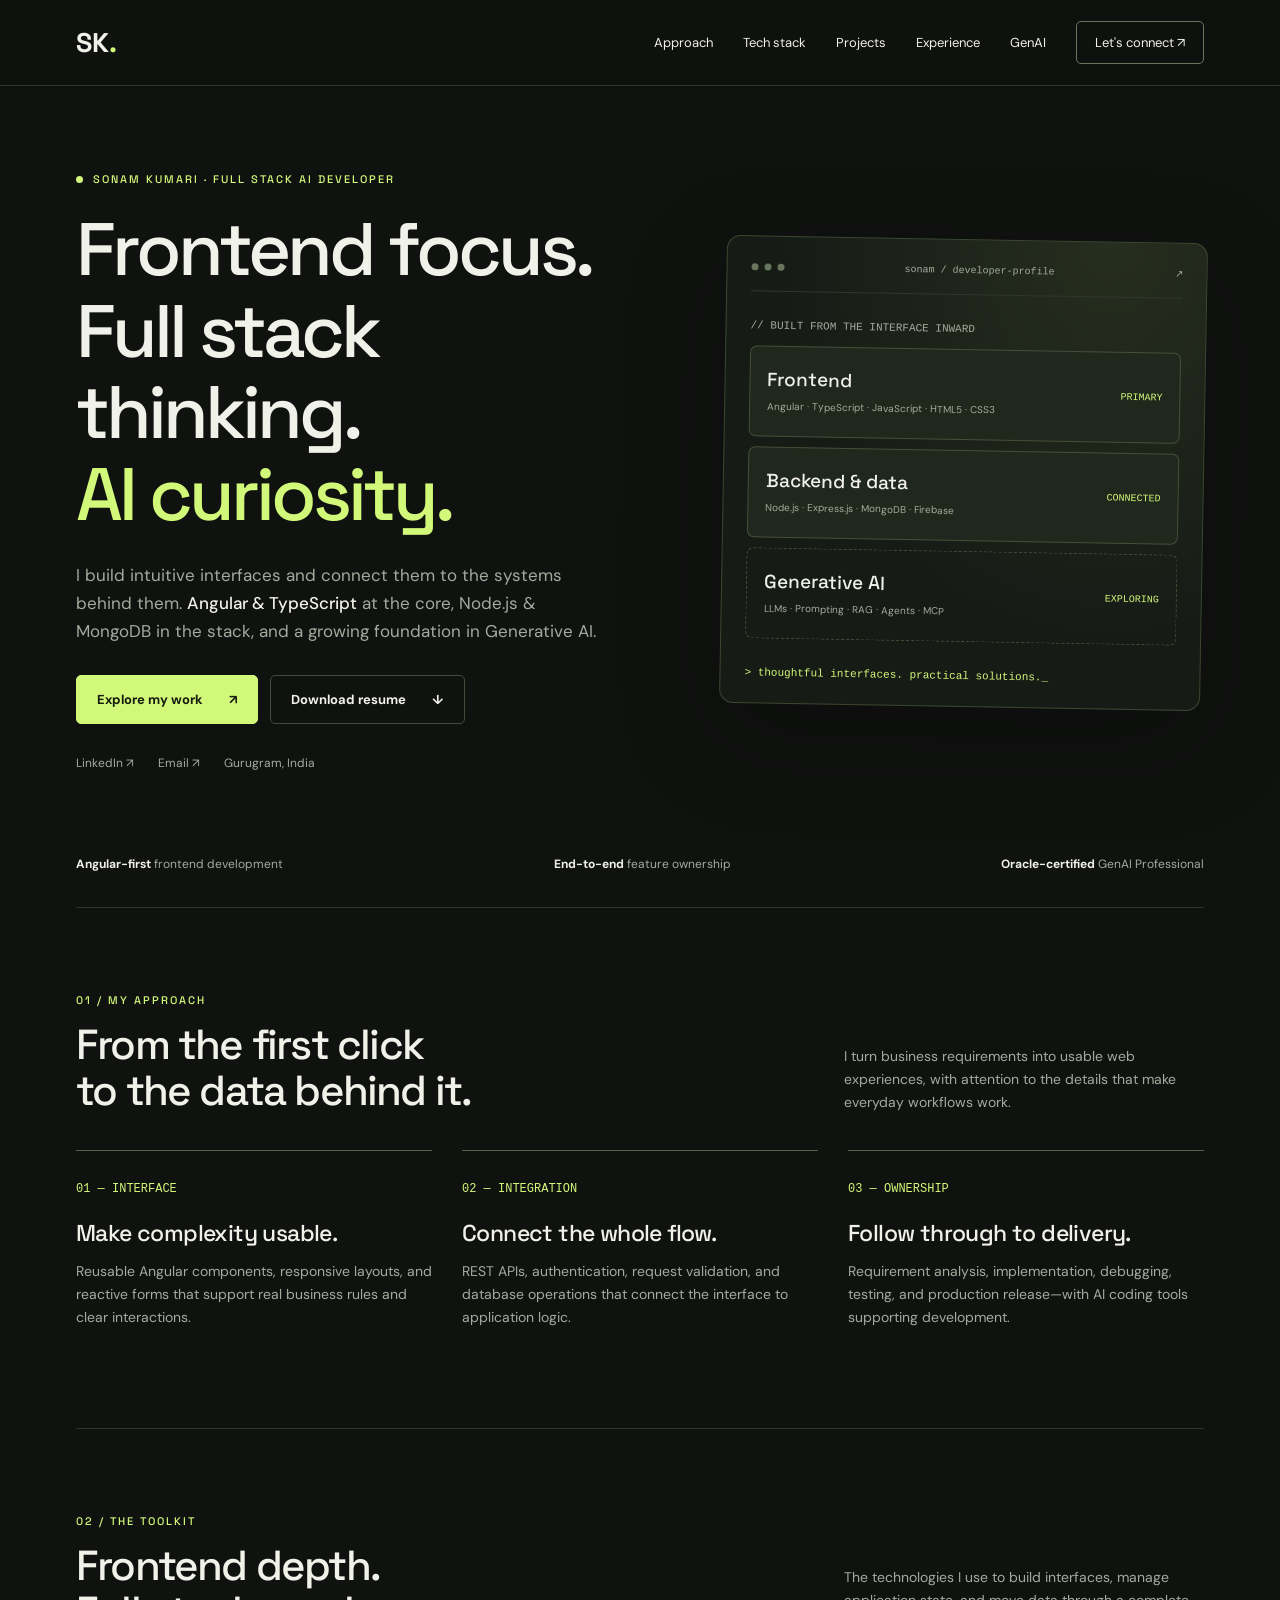
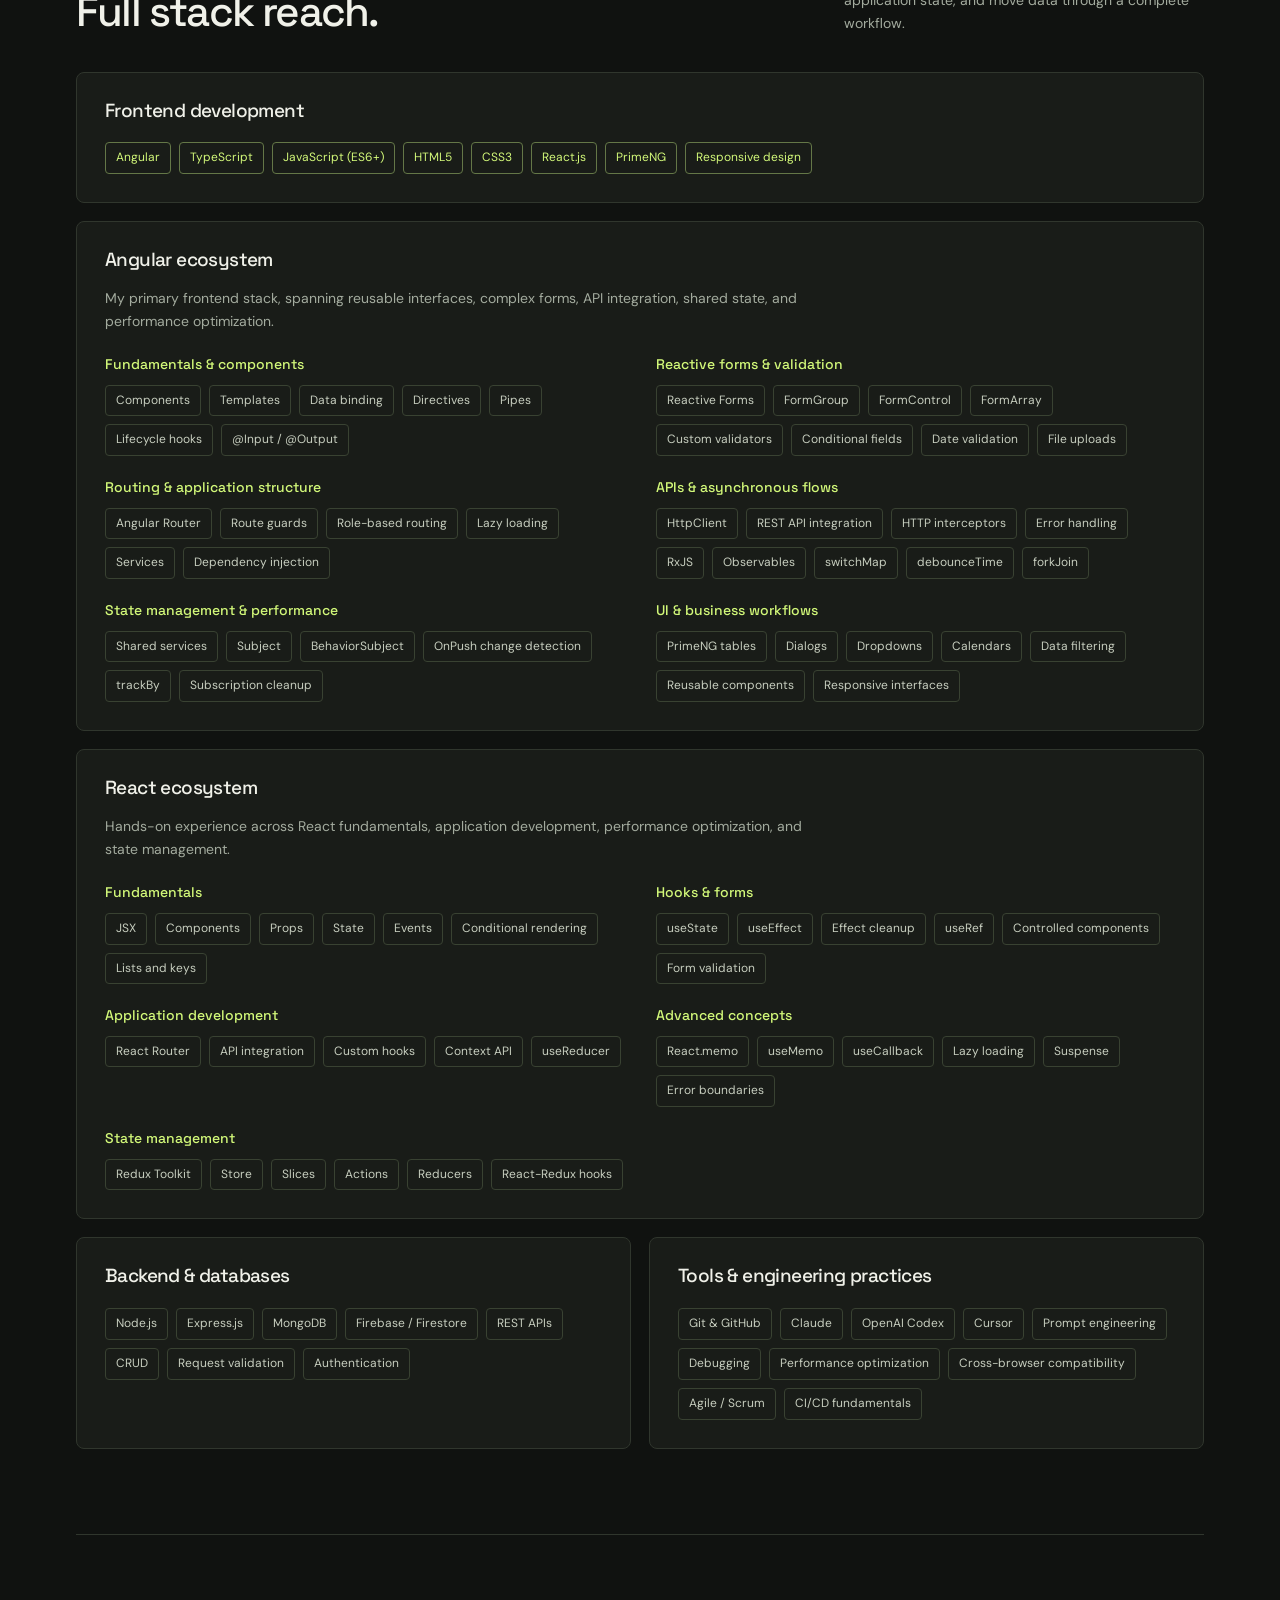
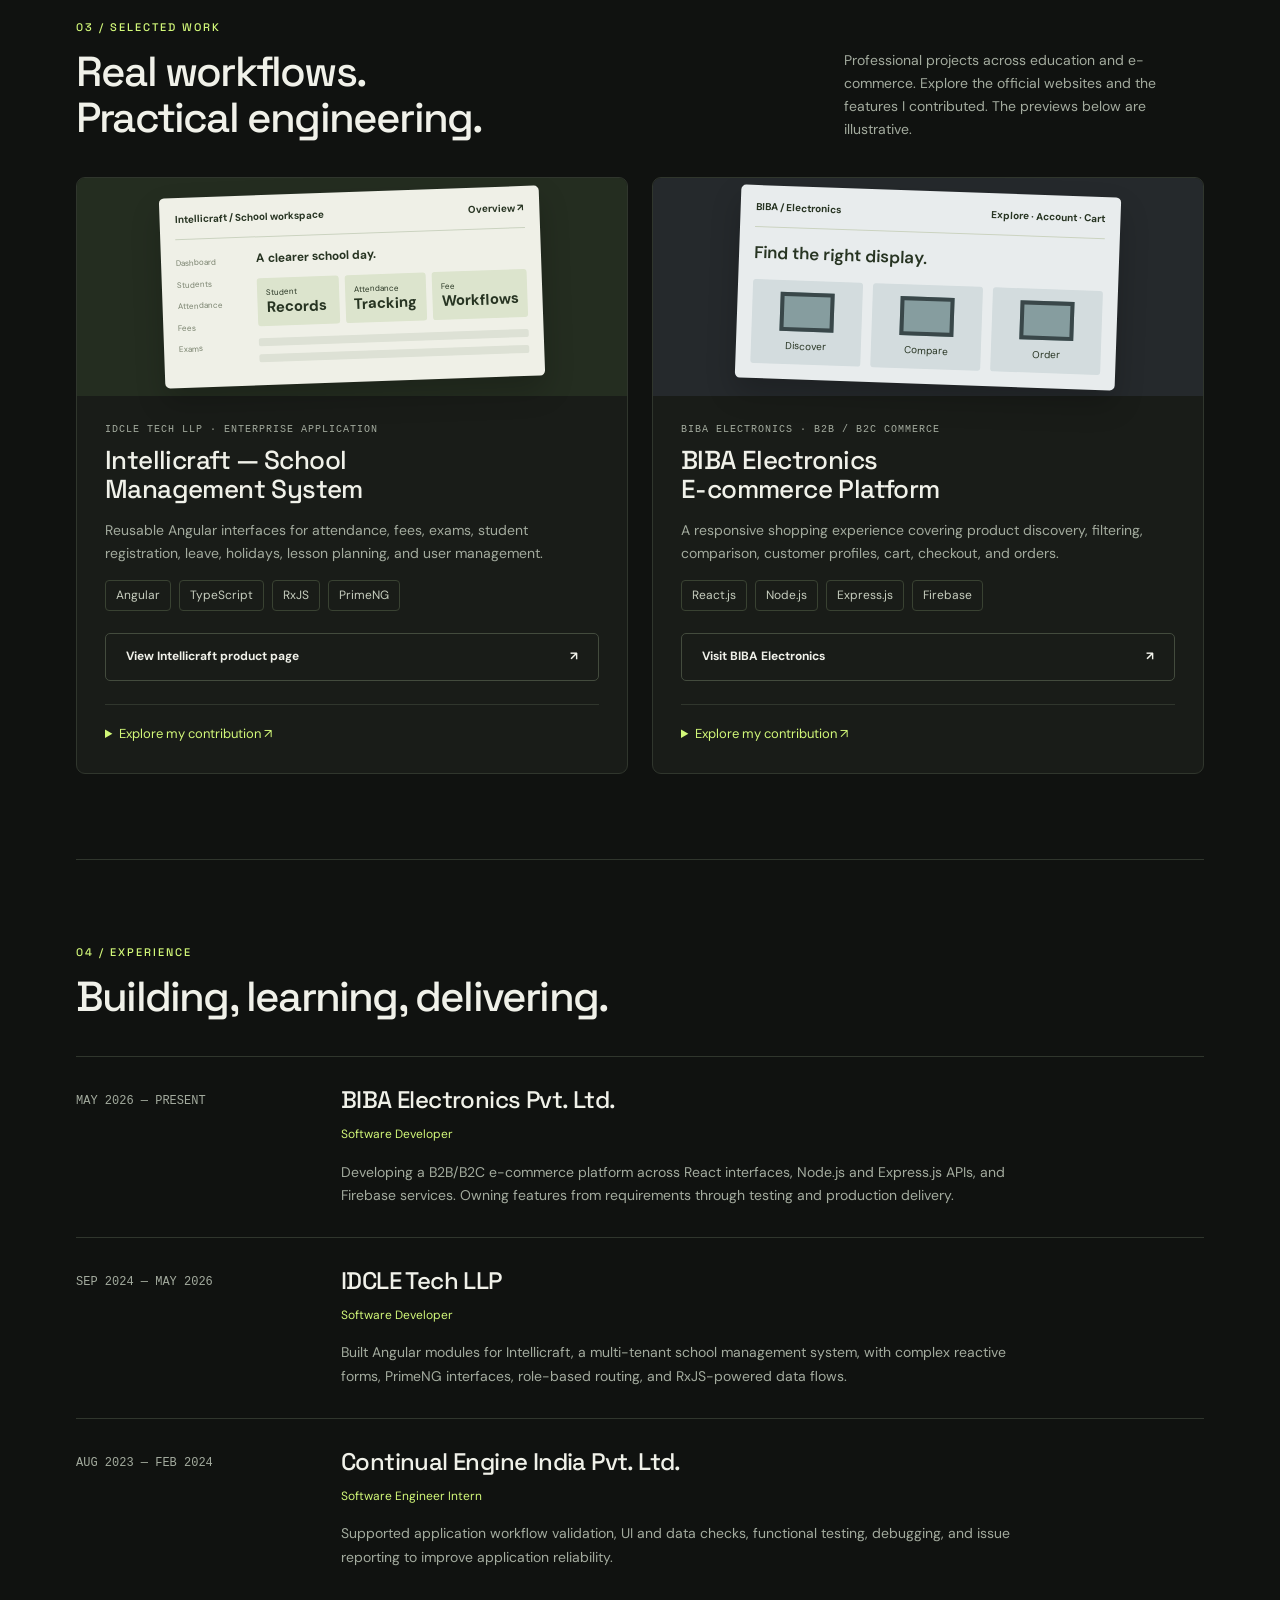
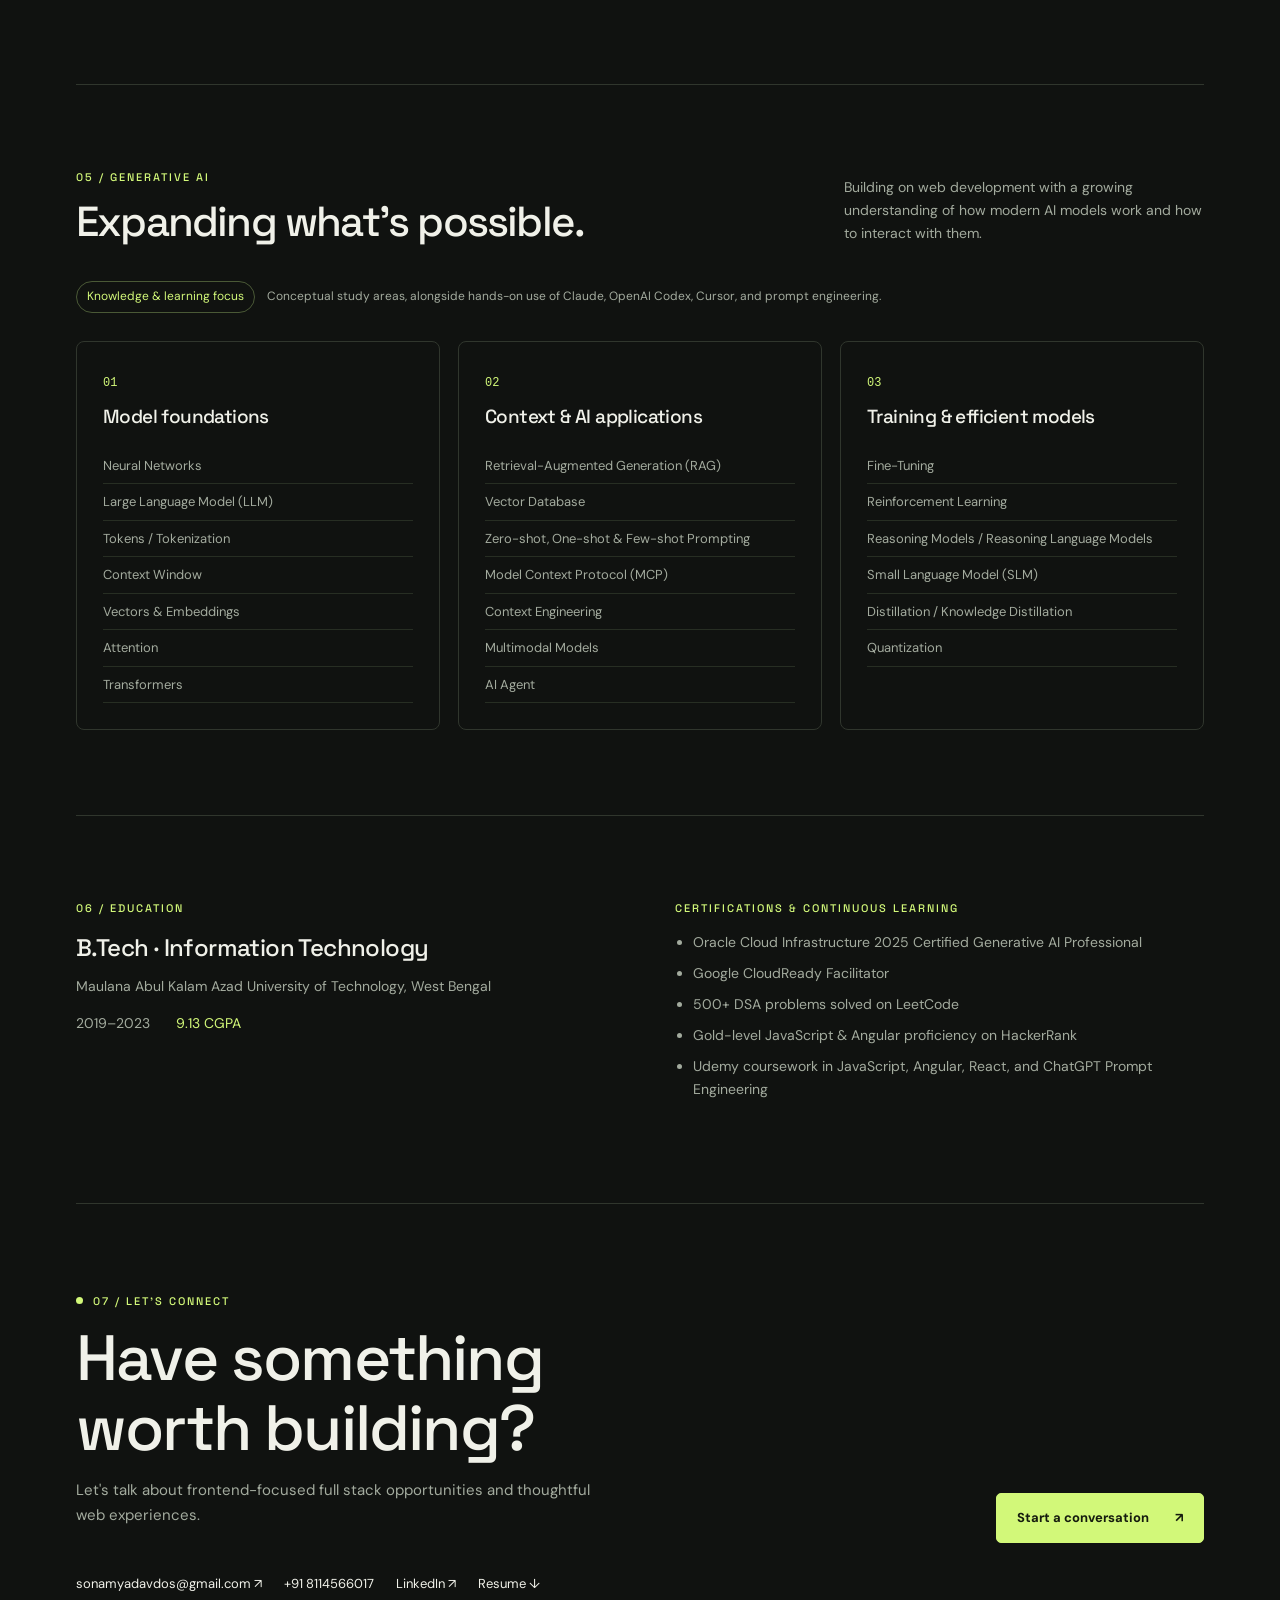
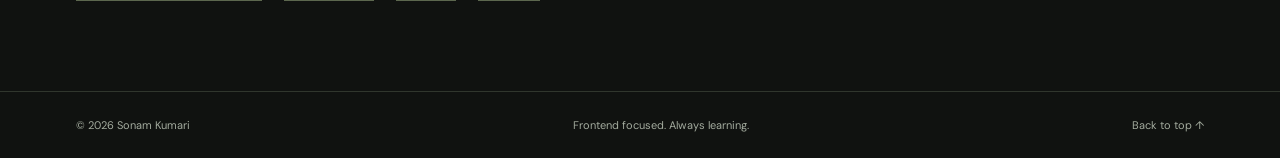
<file: index.html>
<!doctype html>
<html lang="en">
<head>
<meta charset="utf-8">
<meta name="viewport" content="width=device-width,initial-scale=1">
<meta name="description" content="Sonam Kumari — frontend-focused Full Stack AI Developer. Angular, TypeScript, Node.js, MongoDB and Generative AI.">
<title>Sonam Kumari — Full Stack AI Developer</title>
<link rel="stylesheet" href="styles.css">
</head>
<body>
<a href="#main" class="skip">Skip to content</a>
<header>
<div class="wrap">
<nav aria-label="Main navigation">
<a class="logo" href="#">SK<span>.</span>
</a>
<button class="menu" aria-expanded="false" aria-controls="navlinks">Menu</button>
<div class="links" id="navlinks">
<a href="#about">Approach</a>
<a href="#skills">Tech stack</a>
<a href="#projects">Projects</a>
<a href="#experience">Experience</a>
<a href="#ai">GenAI</a>
<a class="nav-contact" href="#contact">Let's connect ↗</a>
</div>
</nav>
</div>
</header>
<main id="main" class="wrap">
<div class="hero">
<div>
<div class="eyebrow">
<span class="dot">
</span> SONAM KUMARI · FULL STACK AI DEVELOPER</div>
<h1>Frontend focus.<br>Full stack thinking.<br>
<em>AI curiosity.</em>
</h1>
<p class="intro">I build intuitive interfaces and connect them to the systems behind them. <strong>Angular & TypeScript</strong> at the core, Node.js & MongoDB in the stack, and a growing foundation in Generative AI.</p>
<div class="actions">
<a class="btn" href="#projects">Explore my work <span>↗</span>
</a>
<a class="btn secondary" href="Sonam-Kumari-Resume.pdf" download>Download resume <span>↓</span>
</a>
</div>
<div class="socials">
<a href="https://www.linkedin.com/in/sonam-kumari-070800249" target="_blank" rel="noopener noreferrer">LinkedIn ↗</a>
<a href="mailto:sonamyadavdos@gmail.com">Email ↗</a>
<span>Gurugram, India</span>
</div>
</div>
<div class="visual" aria-label="Development focus: frontend, backend and generative AI">
<div class="window">
<span class="dots">
<i>
</i>
<i>
</i>
<i>
</i>
</span>
<span>sonam / developer-profile</span>
<span>↗</span>
</div>
<div class="stack-title">// BUILT FROM THE INTERFACE INWARD</div>
<div class="stack-row">
<div>
<b>Frontend</b>
<small>Angular · TypeScript · JavaScript · HTML5 · CSS3</small>
</div>
<span>PRIMARY</span>
</div>
<div class="stack-row">
<div>
<b>Backend & data</b>
<small>Node.js · Express.js · MongoDB · Firebase</small>
</div>
<span>CONNECTED</span>
</div>
<div class="stack-row ai">
<div>
<b>Generative AI</b>
<small>LLMs · Prompting · RAG · Agents · MCP</small>
</div>
<span>EXPLORING</span>
</div>
<div class="codefoot">&gt; thoughtful interfaces. practical solutions._</div>
</div>
</div>
<div class="identity">
<span>
<strong>Angular-first</strong> frontend development</span>
<span>
<strong>End-to-end</strong> feature ownership</span>
<span>
<strong>Oracle-certified</strong> GenAI Professional</span>
</div>
<section id="about">
<div class="heading">
<div>
<div class="eyebrow">01 / MY APPROACH</div>
<h2>From the first click<br>to the data behind it.</h2>
</div>
<p>I turn business requirements into usable web experiences, with attention to the details that make everyday workflows work.</p>
</div>
<div class="approach">
<article>
<span class="num">01 — INTERFACE</span>
<h3>Make complexity usable.</h3>
<p>Reusable Angular components, responsive layouts, and reactive forms that support real business rules and clear interactions.</p>
</article>
<article>
<span class="num">02 — INTEGRATION</span>
<h3>Connect the whole flow.</h3>
<p>REST APIs, authentication, request validation, and database operations that connect the interface to application logic.</p>
</article>
<article>
<span class="num">03 — OWNERSHIP</span>
<h3>Follow through to delivery.</h3>
<p>Requirement analysis, implementation, debugging, testing, and production release—with AI coding tools supporting development.</p>
</article>
</div>
</section>
<section id="skills">
<div class="heading">
<div>
<div class="eyebrow">02 / THE TOOLKIT</div>
<h2>Frontend depth.<br>Full stack reach.</h2>
</div>
<p>The technologies I use to build interfaces, manage application state, and move data through a complete workflow.</p>
</div>
<div class="skills">
<article class="skillbox primary">
<h3>Frontend development</h3>
<div class="tags">
<span class="tag">Angular</span>
<span class="tag">TypeScript</span>
<span class="tag">JavaScript (ES6+)</span>
<span class="tag">HTML5</span>
<span class="tag">CSS3</span>
<span class="tag">React.js</span>
<span class="tag">PrimeNG</span>
<span class="tag">Responsive design</span>
</div>
</article>
<article class="skillbox angular-ecosystem">
<h3>Angular ecosystem</h3>
<p class="ecosystem-intro">My primary frontend stack, spanning reusable interfaces, complex forms, API integration, shared state, and performance optimization.</p>
<div class="ecosystem-groups">
<div class="ecosystem-group">
<h4>Fundamentals &amp; components</h4>
<div class="tags">
<span class="tag">Components</span>
<span class="tag">Templates</span>
<span class="tag">Data binding</span>
<span class="tag">Directives</span>
<span class="tag">Pipes</span>
<span class="tag">Lifecycle hooks</span>
<span class="tag">@Input / @Output</span>
</div>
</div>
<div class="ecosystem-group">
<h4>Reactive forms &amp; validation</h4>
<div class="tags">
<span class="tag">Reactive Forms</span>
<span class="tag">FormGroup</span>
<span class="tag">FormControl</span>
<span class="tag">FormArray</span>
<span class="tag">Custom validators</span>
<span class="tag">Conditional fields</span>
<span class="tag">Date validation</span>
<span class="tag">File uploads</span>
</div>
</div>
<div class="ecosystem-group">
<h4>Routing &amp; application structure</h4>
<div class="tags">
<span class="tag">Angular Router</span>
<span class="tag">Route guards</span>
<span class="tag">Role-based routing</span>
<span class="tag">Lazy loading</span>
<span class="tag">Services</span>
<span class="tag">Dependency injection</span>
</div>
</div>
<div class="ecosystem-group">
<h4>APIs &amp; asynchronous flows</h4>
<div class="tags">
<span class="tag">HttpClient</span>
<span class="tag">REST API integration</span>
<span class="tag">HTTP interceptors</span>
<span class="tag">Error handling</span>
<span class="tag">RxJS</span>
<span class="tag">Observables</span>
<span class="tag">switchMap</span>
<span class="tag">debounceTime</span>
<span class="tag">forkJoin</span>
</div>
</div>
<div class="ecosystem-group">
<h4>State management &amp; performance</h4>
<div class="tags">
<span class="tag">Shared services</span>
<span class="tag">Subject</span>
<span class="tag">BehaviorSubject</span>
<span class="tag">OnPush change detection</span>
<span class="tag">trackBy</span>
<span class="tag">Subscription cleanup</span>
</div>
</div>
<div class="ecosystem-group">
<h4>UI &amp; business workflows</h4>
<div class="tags">
<span class="tag">PrimeNG tables</span>
<span class="tag">Dialogs</span>
<span class="tag">Dropdowns</span>
<span class="tag">Calendars</span>
<span class="tag">Data filtering</span>
<span class="tag">Reusable components</span>
<span class="tag">Responsive interfaces</span>
</div>
</div>
</div>
</article>
<article class="skillbox react-ecosystem">
<h3>React ecosystem</h3>
<p class="react-intro">Hands-on experience across React fundamentals, application development, performance optimization, and state management.</p>
<div class="react-groups">
<div class="react-group"><h4>Fundamentals</h4><div class="tags"><span class="tag">JSX</span><span class="tag">Components</span><span class="tag">Props</span><span class="tag">State</span><span class="tag">Events</span><span class="tag">Conditional rendering</span><span class="tag">Lists and keys</span></div></div>
<div class="react-group"><h4>Hooks &amp; forms</h4><div class="tags"><span class="tag">useState</span><span class="tag">useEffect</span><span class="tag">Effect cleanup</span><span class="tag">useRef</span><span class="tag">Controlled components</span><span class="tag">Form validation</span></div></div>
<div class="react-group"><h4>Application development</h4><div class="tags"><span class="tag">React Router</span><span class="tag">API integration</span><span class="tag">Custom hooks</span><span class="tag">Context API</span><span class="tag">useReducer</span></div></div>
<div class="react-group"><h4>Advanced concepts</h4><div class="tags"><span class="tag">React.memo</span><span class="tag">useMemo</span><span class="tag">useCallback</span><span class="tag">Lazy loading</span><span class="tag">Suspense</span><span class="tag">Error boundaries</span></div></div>
<div class="react-group"><h4>State management</h4><div class="tags"><span class="tag">Redux Toolkit</span><span class="tag">Store</span><span class="tag">Slices</span><span class="tag">Actions</span><span class="tag">Reducers</span><span class="tag">React-Redux hooks</span></div></div>
</div>
</article>
<article class="skillbox">
<h3>Backend & databases</h3>
<div class="tags">
<span class="tag">Node.js</span>
<span class="tag">Express.js</span>
<span class="tag">MongoDB</span>
<span class="tag">Firebase / Firestore</span>
<span class="tag">REST APIs</span>
<span class="tag">CRUD</span>
<span class="tag">Request validation</span>
<span class="tag">Authentication</span>
</div>
</article>
<article class="skillbox">
<h3>Tools & engineering practices</h3>
<div class="tags">
<span class="tag">Git & GitHub</span>
<span class="tag">Claude</span>
<span class="tag">OpenAI Codex</span>
<span class="tag">Cursor</span>
<span class="tag">Prompt engineering</span>
<span class="tag">Debugging</span>
<span class="tag">Performance optimization</span>
<span class="tag">Cross-browser compatibility</span>
<span class="tag">Agile / Scrum</span>
<span class="tag">CI/CD fundamentals</span>
</div>
</article>
</div>
</section>
<section id="projects">
<div class="heading">
<div>
<div class="eyebrow">03 / SELECTED WORK</div>
<h2>Real workflows.<br>Practical engineering.</h2>
</div>
<p>Professional projects across education and e-commerce. Explore the official websites and the features I contributed. The previews below are illustrative.</p>
</div>
<div class="projects">
<article class="project">
<div class="preview" aria-label="Illustrative school dashboard">
<div class="mock">
<div class="mock-bar">
<span>Intellicraft / School workspace</span>
<span>Overview ↗</span>
</div>
<div class="mock-body">
<div class="mock-side">Dashboard<br>Students<br>Attendance<br>Fees<br>Exams</div>
<div class="mock-main">
<b>A clearer school day.</b>
<div class="mini-cards">
<div>Student<strong>Records</strong>
</div>
<div>Attendance<strong>Tracking</strong>
</div>
<div>Fee<strong>Workflows</strong>
</div>
</div>
<div class="mock-line">
</div>
<div class="mock-line">
</div>
</div>
</div>
</div>
</div>
<div class="project-content">
<div class="label">IDCLE TECH LLP · ENTERPRISE APPLICATION</div>
<h3>Intellicraft — School<br>Management System</h3>
<p>Reusable Angular interfaces for attendance, fees, exams, student registration, leave, holidays, lesson planning, and user management.</p>
<div class="tags">
<span class="tag">Angular</span>
<span class="tag">TypeScript</span>
<span class="tag">RxJS</span>
<span class="tag">PrimeNG</span>
</div>
<div class="project-link">
<a class="btn secondary" href="https://idcletech.com/intellicraft-school-management-system/" target="_blank" rel="noopener noreferrer">View Intellicraft product page <span>↗</span>
</a>
</div>
<details>
<summary>Explore my contribution ↗</summary>
<ul>
<li>Built 15+ reactive forms with conditional fields, FormArray, date validations, and uploads.</li>
<li>Integrated APIs using HttpClient, authentication interceptors, and role-based routing.</li>
<li>Used Subject and BehaviorSubject for shared state; switchMap, debounceTime, and forkJoin for asynchronous flows.</li>
</ul>
</details>
</div>
</article>
<article class="project">
<div class="preview commerce" aria-label="Illustrative electronic products storefront">
<div class="mock">
<div class="mock-bar">
<span>BIBA / Electronics</span>
<span>Explore · Account · Cart</span>
</div>
<div style="padding-top:14px;font-size:17px;font-weight:600">Find the right display.</div>
<div class="product-grid">
<div>
<i>
</i>Discover</div>
<div>
<i>
</i>Compare</div>
<div>
<i>
</i>Order</div>
</div>
</div>
</div>
<div class="project-content">
<div class="label">BIBA ELECTRONICS · B2B / B2C COMMERCE</div>
<h3>BIBA Electronics<br>E-commerce Platform</h3>
<p>A responsive shopping experience covering product discovery, filtering, comparison, customer profiles, cart, checkout, and orders.</p>
<div class="tags">
<span class="tag">React.js</span>
<span class="tag">Node.js</span>
<span class="tag">Express.js</span>
<span class="tag">Firebase</span>
</div>
<div class="project-link">
<a class="btn secondary" href="https://www.bibaelectronics.com/" target="_blank" rel="noopener noreferrer">Visit BIBA Electronics <span>↗</span>
</a>
</div>
<details>
<summary>Explore my contribution ↗</summary>
<ul>
<li>Built reusable components for product and customer workflows.</li>
<li>Developed REST APIs for products, users, authentication, and orders with request validation and integrations.</li>
<li>Configured Firebase Authentication, Firestore, and Storage.</li>
<li>Investigated purchasing issues across the UI, APIs, and stored records; owned features through release.</li>
</ul>
</details>
</div>
</article>
</div>
</section>
<section id="experience">
<div class="heading">
<div>
<div class="eyebrow">04 / EXPERIENCE</div>
<h2>Building, learning, delivering.</h2>
</div>
</div>
<div class="experience-row">
<div class="date">MAY 2026 — PRESENT</div>
<div>
<h3>BIBA Electronics Pvt. Ltd.</h3>
<span class="role">Software Developer</span>
<p>Developing a B2B/B2C e-commerce platform across React interfaces, Node.js and Express.js APIs, and Firebase services. Owning features from requirements through testing and production delivery.</p>
</div>
</div>
<div class="experience-row">
<div class="date">SEP 2024 — MAY 2026</div>
<div>
<h3>IDCLE Tech LLP</h3>
<span class="role">Software Developer</span>
<p>Built Angular modules for Intellicraft, a multi-tenant school management system, with complex reactive forms, PrimeNG interfaces, role-based routing, and RxJS-powered data flows.</p>
</div>
</div>
<div class="experience-row">
<div class="date">AUG 2023 — FEB 2024</div>
<div>
<h3>Continual Engine India Pvt. Ltd.</h3>
<span class="role">Software Engineer Intern</span>
<p>Supported application workflow validation, UI and data checks, functional testing, debugging, and issue reporting to improve application reliability.</p>
</div>
</div>
</section>
<section id="ai">
<div class="heading">
<div>
<div class="eyebrow">05 / GENERATIVE AI</div>
<h2>Expanding what's possible.</h2>
</div>
<p>Building on web development with a growing understanding of how modern AI models work and how to interact with them.</p>
</div>
<div class="ai-intro">
<span class="badge">Knowledge & learning focus</span>
<span>Conceptual study areas, alongside hands-on use of Claude, OpenAI Codex, Cursor, and prompt engineering.</span>
</div>
<div class="ai-groups">
<article class="ai-group">
<span class="num">01</span>
<h3>Model foundations</h3>
<ul>
<li>Neural Networks</li>
<li>Large Language Model (LLM)</li>
<li>Tokens / Tokenization</li>
<li>Context Window</li>
<li>Vectors & Embeddings</li>
<li>Attention</li>
<li>Transformers</li>
</ul>
</article>
<article class="ai-group">
<span class="num">02</span>
<h3>Context & AI applications</h3>
<ul>
<li>Retrieval-Augmented Generation (RAG)</li>
<li>Vector Database</li>
<li>Zero-shot, One-shot & Few-shot Prompting</li>
<li>Model Context Protocol (MCP)</li>
<li>Context Engineering</li>
<li>Multimodal Models</li>
<li>AI Agent</li>
</ul>
</article>
<article class="ai-group">
<span class="num">03</span>
<h3>Training & efficient models</h3>
<ul>
<li>Fine-Tuning</li>
<li>Reinforcement Learning</li>
<li>Reasoning Models / Reasoning Language Models</li>
<li>Small Language Model (SLM)</li>
<li>Distillation / Knowledge Distillation</li>
<li>Quantization</li>
</ul>
</article>
</div>
</section>
<section class="education">
<div>
<div class="eyebrow">06 / EDUCATION</div>
<h3>B.Tech · Information Technology</h3>
<p>Maulana Abul Kalam Azad University of Technology, West Bengal</p>
<p>2019–2023 <span style="color:var(--lime);margin-left:22px">9.13 CGPA</span>
</p>
</div>
<div>
<div class="eyebrow">CERTIFICATIONS & CONTINUOUS LEARNING</div>
<ul>
<li>Oracle Cloud Infrastructure 2025 Certified Generative AI Professional</li>
<li>Google CloudReady Facilitator</li>
<li>500+ DSA problems solved on LeetCode</li>
<li>Gold-level JavaScript & Angular proficiency on HackerRank</li>
<li>Udemy coursework in JavaScript, Angular, React, and ChatGPT Prompt Engineering</li>
</ul>
</div>
</section>
<div id="contact" class="contact">
<div class="eyebrow">
<span class="dot">
</span>07 / LET'S CONNECT</div>
<div class="contact-grid">
<div>
<h2>Have something<br>worth building?</h2>
<p>Let's talk about frontend-focused full stack opportunities and thoughtful web experiences.</p>
</div>
<a class="btn" href="mailto:sonamyadavdos@gmail.com">Start a conversation <span>↗</span>
</a>
</div>
<div class="contact-links">
<a href="mailto:sonamyadavdos@gmail.com">sonamyadavdos@gmail.com ↗</a>
<a href="tel:+918114566017">+91 8114566017</a>
<a href="https://www.linkedin.com/in/sonam-kumari-070800249" target="_blank" rel="noopener noreferrer">LinkedIn ↗</a>
<a href="Sonam-Kumari-Resume.pdf" download>Resume ↓</a>
</div>
</div>
</main>
<footer>
<div class="wrap footer-inner">
<span>© <span id="year">2026</span> Sonam Kumari</span>
<span>Frontend focused. Always learning.</span>
<a href="#">Back to top ↑</a>
</div>
</footer>
<script src="script.js" defer>
</script>
</body>
</html>
</file>
<file: styles.css>
@import url('https://fonts.googleapis.com/css2?family=DM+Sans:wght@400;500;600;700&family=Space+Grotesk:wght@400;500;600;700&display=swap');
:root{--bg:#101210;--panel:#191c18;--line:#30362d;--text:#f0f1e9;--muted:#a3ab9e;--lime:#d2f879}
*{box-sizing:border-box}
html{scroll-behavior:smooth;scroll-padding-top:90px}
body{margin:0;background:var(--bg);color:var(--text);font:16px/1.65 'DM Sans',sans-serif}
a{color:inherit;text-decoration:none}
button{font:inherit}
::selection{background:var(--lime);color:#101210}
.wrap{max-width:1200px;margin:auto;padding:0 36px}
header{position:sticky;top:0;z-index:10;background:#101210ed;border-bottom:1px solid var(--line);backdrop-filter:blur(16px)}
nav{height:85px;display:flex;align-items:center;justify-content:space-between}
.logo{font:700 27px 'Space Grotesk',sans-serif}
.logo span{color:var(--lime)}
.links{display:flex;align-items:center;gap:30px;font-size:13px}
.links a:hover{color:var(--lime)}
.nav-contact{border:1px solid #6a755d;padding:10px 18px;border-radius:5px}
.menu{display:none;background:none;color:white;border:1px solid var(--line);padding:8px 12px}
.eyebrow{font:500 11px 'Space Grotesk',sans-serif;letter-spacing:2px;text-transform:uppercase;color:var(--lime);display:flex;align-items:center;gap:10px}
.dot{height:7px;width:7px;background:var(--lime);border-radius:50%}
.hero{padding:86px 0 58px;display:grid;grid-template-columns:1.22fr 1fr;gap:60px;align-items:center}
h1,h2,h3,h4{font-family:'Space Grotesk',sans-serif;line-height:1.1;margin:0}
h1{font-size:clamp(48px,5.8vw,76px);letter-spacing:-4px;margin:23px 0 25px;font-weight:500}
h1 em{font-style:normal;color:var(--lime)}
.intro{max-width:520px;color:var(--muted);font-size:17px}
.intro strong{color:var(--text);font-weight:500}
.actions{display:flex;gap:12px;flex-wrap:wrap;margin:30px 0}
.btn{display:inline-flex;gap:26px;align-items:center;justify-content:center;padding:13px 20px;border-radius:5px;background:var(--lime);color:#151b0e;font-size:13px;font-weight:700;border:1px solid var(--lime)}
.btn.secondary{background:transparent;color:var(--text);border-color:#434b3d}
.btn:hover{transform:translateY(-2px)}
.socials{display:flex;gap:24px;font-size:12px;color:var(--muted)}
.socials a:hover{color:var(--lime)}
.visual{position:relative;border:1px solid #3c4731;border-radius:14px;padding:24px;background:radial-gradient(ellipse at 80% 0%,#35412780,transparent 60%),#171b16;box-shadow:0 30px 100px #0004;transform:rotate(1deg)}
.window{display:flex;align-items:center;justify-content:space-between;border-bottom:1px solid var(--line);padding-bottom:18px;font:10px monospace;color:var(--muted)}
.dots{display:flex;gap:6px}
.dots i{width:7px;height:7px;background:#68755e;border-radius:50%}
.stack-title{font:11px monospace;color:var(--muted);margin:28px 0 14px}
.stack-row{display:flex;justify-content:space-between;align-items:center;padding:20px 17px;border:1px solid #435039;border-radius:7px;margin:10px 0;background:#20271c}
.stack-row b{font:500 19px 'Space Grotesk',sans-serif}
.stack-row small{display:block;color:var(--muted);font-size:10px;margin-top:5px}
.stack-row span{font:10px monospace;color:var(--lime)}
.stack-row.ai{border-style:dashed;background:transparent}
.codefoot{font:11px monospace;color:var(--lime);padding-top:18px}
.identity{display:flex;justify-content:space-between;border-bottom:1px solid var(--line);padding:23px 0 32px;color:var(--muted);font-size:12px}
.identity strong{color:var(--text)}
section{padding:85px 0;border-bottom:1px solid var(--line)}
.heading{display:flex;justify-content:space-between;gap:40px;align-items:end;margin-bottom:36px}
h2{font-size:42px;letter-spacing:-1.8px;font-weight:500;margin-top:15px}
.heading p{color:var(--muted);max-width:360px;font-size:14px;margin:0}
.approach{display:grid;grid-template-columns:repeat(3,1fr);gap:30px}
.approach article{border-top:1px solid #566247;padding-top:23px}
.num{font:12px monospace;color:var(--lime)}
h3{font-size:23px;font-weight:500;letter-spacing:-.6px;margin:20px 0 14px}
p{color:var(--muted)}
.approach p{font-size:14px}
.skills{display:grid;grid-template-columns:1fr 1fr;gap:18px}
.skillbox{padding:28px;border:1px solid var(--line);border-radius:8px;background:var(--panel)}
.skillbox h3{margin:0 0 21px;font-size:19px}
.tags{display:flex;flex-wrap:wrap;gap:8px}
.tag{padding:5px 10px;border:1px solid #394232;border-radius:4px;color:#c7cebf;font-size:12px}
.primary .tag{border-color:#647747;color:var(--lime)}
.projects{display:grid;grid-template-columns:1fr 1fr;gap:24px}
.project{border:1px solid var(--line);border-radius:9px;overflow:hidden;background:var(--panel)}
.preview{height:218px;padding:28px 32px;background:#242d20;display:flex;align-items:center;justify-content:center}
.mock{width:100%;max-width:380px;background:#eff0e7;border-radius:5px;color:#273422;padding:15px;box-shadow:0 14px 30px #0003;font:10px 'DM Sans',sans-serif;transform:rotate(-2deg)}
.mock-bar{display:flex;justify-content:space-between;padding-bottom:13px;border-bottom:1px solid #cbd3c0;font-weight:700}
.mock-body{display:grid;grid-template-columns:65px 1fr;gap:15px;padding-top:13px}
.mock-side{font-size:8px;line-height:2.7;color:#78816d}
.mock-main b{font-size:12px}
.mini-cards{display:flex;gap:6px;margin:12px 0}
.mini-cards div{background:#dce4cd;border-radius:3px;flex:1;padding:9px;font-size:8px}
.mini-cards strong{display:block;font-size:15px}
.mock-line{height:8px;background:#dde1d5;margin:8px 0;border-radius:2px}
.commerce{background:#25292c}
.commerce .mock{transform:rotate(2deg);background:#e8eced}
.product-grid{display:flex;gap:10px;padding-top:16px}
.product-grid div{flex:1;background:#d3dcde;text-align:center;padding:12px 4px;border-radius:3px}
.product-grid i{display:block;border:4px solid #394749;background:#869d9f;height:39px;width:54px;margin:0 auto 8px}
.project-content{padding:28px}
.project h3{margin:11px 0 16px;font-size:26px}
.project p{font-size:14px}
.project details{margin-top:23px;border-top:1px solid var(--line);padding-top:18px;font-size:13px;color:var(--muted)}
summary{color:var(--lime);cursor:pointer}
li{margin:8px 0}
.label{font:10px monospace;letter-spacing:1px;color:var(--muted)}
.experience-row{display:grid;grid-template-columns:220px 1fr;gap:45px;border-top:1px solid var(--line);padding:30px 0}
.date{font:12px monospace;color:var(--muted);padding-top:7px}
.experience-row h3{margin:0 0 7px;font-size:24px}
.role{color:var(--lime);font-size:12px}
.experience-row p{font-size:14px;max-width:670px;margin-bottom:0}
.ai-intro{display:flex;gap:12px;align-items:center;color:var(--muted);font-size:12px;margin-bottom:28px}
.badge{color:var(--lime);border:1px solid #4a5936;border-radius:30px;padding:5px 10px;white-space:nowrap}
.ai-groups{display:grid;grid-template-columns:repeat(3,1fr);gap:18px}
.ai-group{padding:26px;border:1px solid var(--line);border-radius:8px}
.ai-group h3{font-size:19px;margin:13px 0 20px}
.ai-group ul{list-style:none;padding:0;margin:0;font-size:13px;color:var(--muted)}
.ai-group li{border-bottom:1px solid #272e23;padding:7px 0;margin:0}
.education{display:grid;grid-template-columns:1fr 1fr;gap:70px}
.education h3{font-size:24px}
.education p,.education li{font-size:14px;color:var(--muted)}
.education ul{padding-left:18px}
.contact{padding:90px 0}
.contact h2{font-size:clamp(40px,5vw,64px);max-width:700px}
.contact-grid{display:flex;justify-content:space-between;align-items:end;gap:30px}
.contact p{font-size:15px;max-width:520px}
.contact-links{display:flex;flex-wrap:wrap;gap:22px;font-size:13px;margin-top:30px}
.contact-links a{border-bottom:1px solid #5c674e;padding-bottom:6px}
footer{border-top:1px solid var(--line);padding:24px 0;color:var(--muted);font-size:11px}
.footer-inner{display:flex;justify-content:space-between}
a:focus-visible,button:focus-visible,summary:focus-visible{outline:2px solid var(--lime);outline-offset:5px}
.skip{position:absolute;left:15px;top:-60px;background:var(--lime);color:black;padding:10px;z-index:20}
.skip:focus{top:10px}
@media(max-width:900px){.hero{gap:30px}
h1{font-size:58px}
.links{gap:16px}
.ai-groups{grid-template-columns:1fr 1fr}
.wrap{padding:0 24px}
}
@media(max-width:680px){nav{height:70px}
.menu{display:block}
.links{display:none;position:absolute;top:70px;left:0;right:0;background:#191c18;padding:24px;flex-direction:column;align-items:stretch}
.links.open{display:flex}
.hero{grid-template-columns:1fr;padding-top:48px;gap:34px}
h1{font-size:54px;letter-spacing:-2.8px}
.visual{transform:none}
.identity{flex-wrap:wrap;gap:15px}
.heading{display:block}
.heading p{margin-top:20px}
.approach,.skills,.projects,.ai-groups,.education{grid-template-columns:1fr}
.heading h2,h2{font-size:34px}
.experience-row{grid-template-columns:1fr;gap:12px}
section{padding:60px 0}
.contact-grid{display:block}
.contact .btn{margin-top:20px}
.education{gap:25px}
.footer-inner{gap:20px}
.ai-intro{align-items:start;flex-direction:column}
}
@media(prefers-reduced-motion:reduce){html{scroll-behavior:auto}
.btn:hover{transform:none}
}

.project-link{margin-top:22px}
.project-link .btn{width:100%;gap:12px;justify-content:space-between;font-size:12px}

/* Angular + React ecosystem (shared grouped layout) */
.skillbox.primary,.react-ecosystem,.angular-ecosystem{grid-column:1/-1}
.react-intro,.ecosystem-intro{font-size:14px;margin:-5px 0 24px;max-width:730px}
.react-groups,.ecosystem-groups{display:grid;grid-template-columns:repeat(2,minmax(0,1fr));gap:24px 32px}
.react-group h4,.ecosystem-group h4{font-size:14px;font-weight:500;color:var(--lime);margin:0 0 12px}
.react-group,.ecosystem-group{min-width:0}
@media(max-width:680px){.react-groups,.ecosystem-groups{grid-template-columns:1fr}}
</file>
